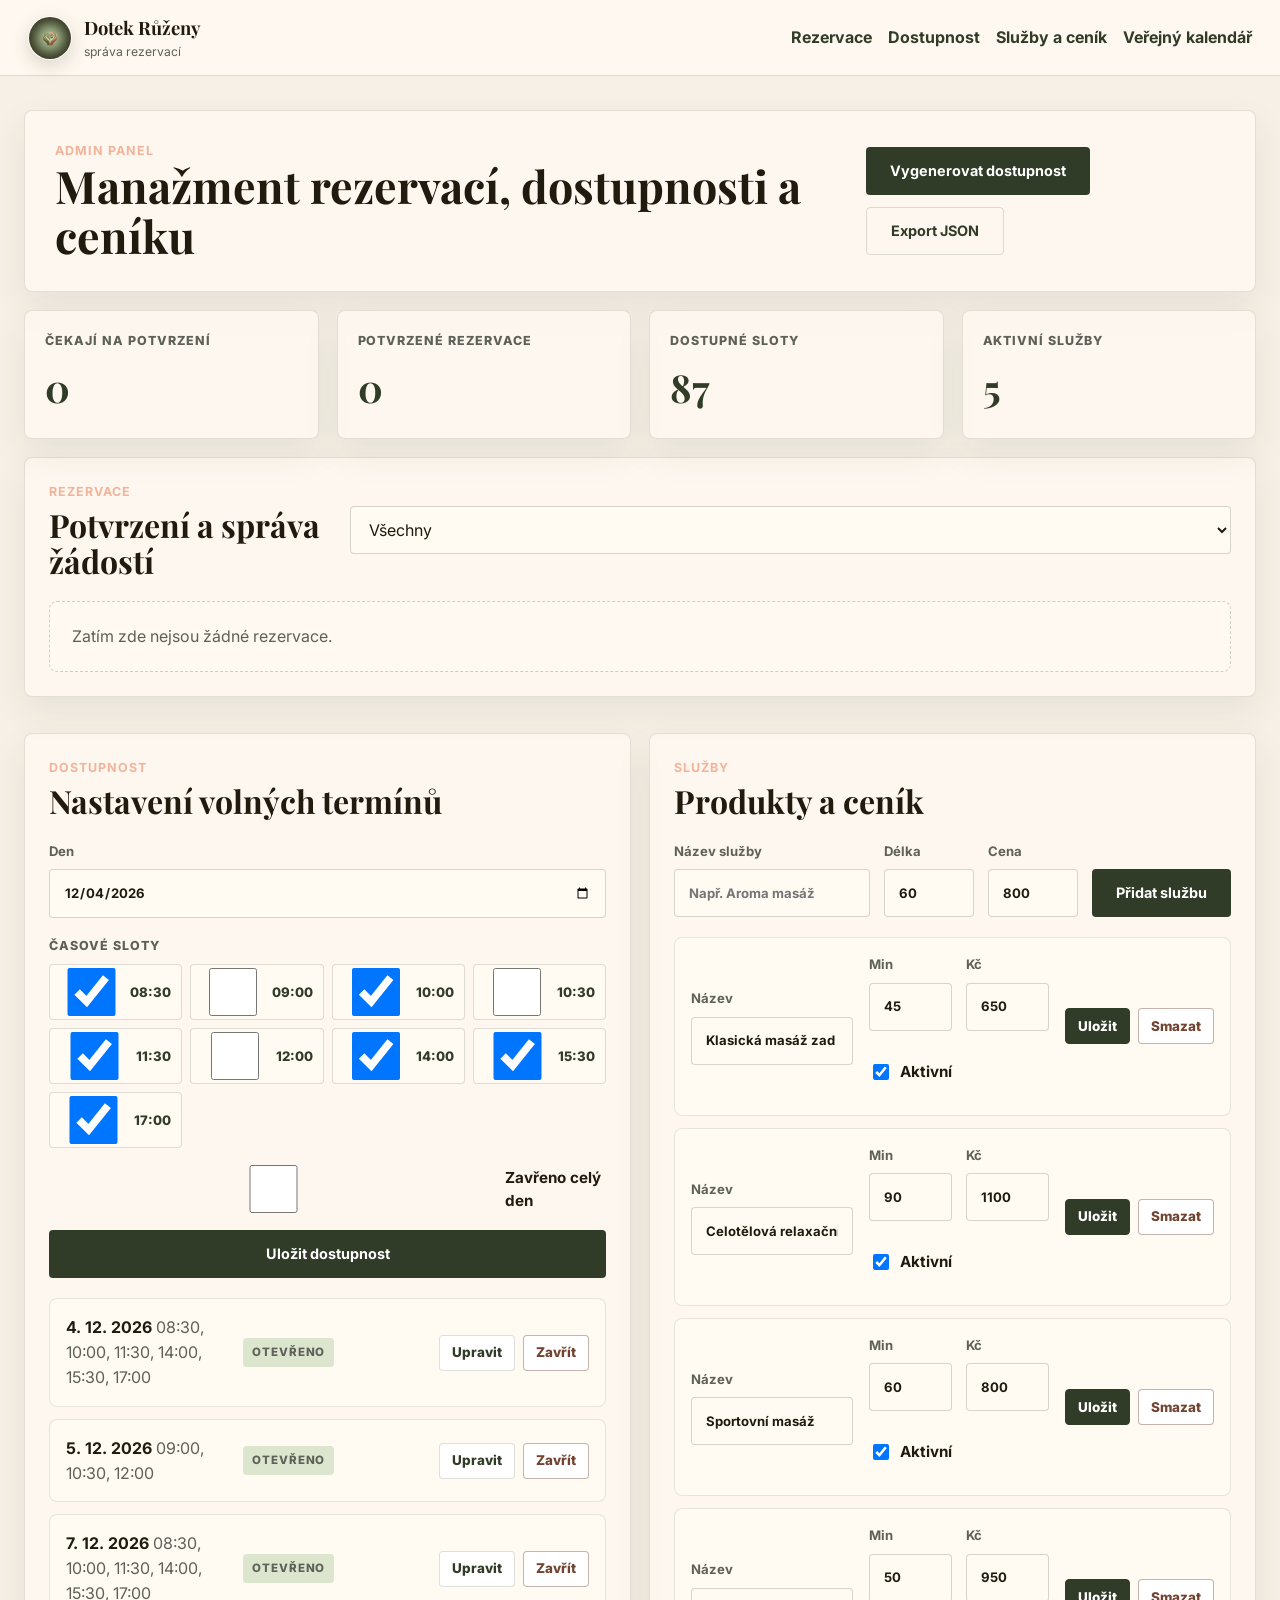
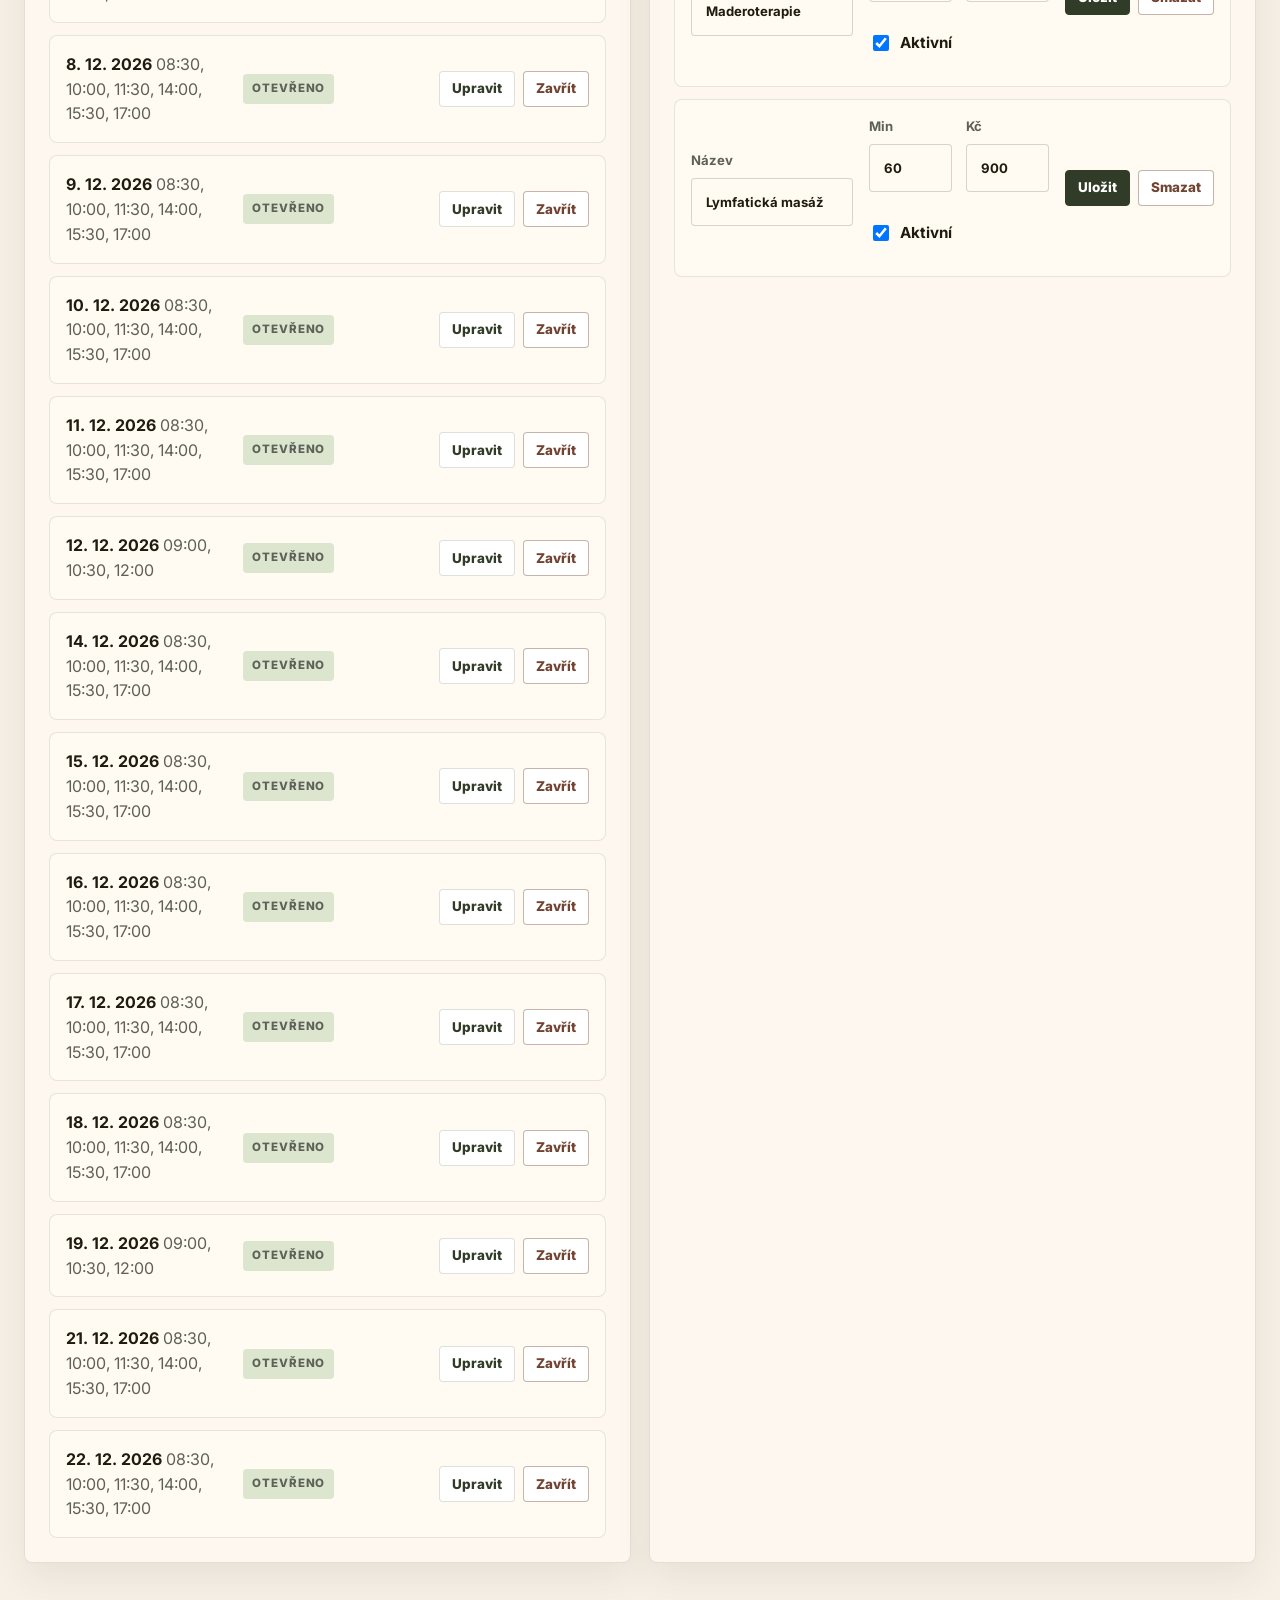
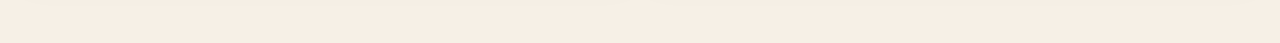
<file: admin.html>
<!doctype html>
<html lang="sk">
  <head>
    <meta charset="utf-8">
    <meta name="viewport" content="width=device-width, initial-scale=1">
    <title>Admin | Dotek Růženy</title>
    <link rel="preconnect" href="https://fonts.googleapis.com">
    <link rel="preconnect" href="https://fonts.gstatic.com" crossorigin>
    <link href="https://fonts.googleapis.com/css2?family=Inter:wght@400;500;600;700&family=Playfair+Display:wght@600;700&display=swap" rel="stylesheet">
    <link rel="stylesheet" href="styles.css">
    <link rel="stylesheet" href="admin.css">
  </head>
  <body class="admin-body">
    <header class="admin-header">
      <a class="brand" href="index.html" aria-label="Dotek Růženy">
        <img src="assets/logo-source.jpg" alt="" class="brand__mark">
        <span>
          <strong>Dotek Růženy</strong>
          <small>správa rezervací</small>
        </span>
      </a>
      <nav class="admin-nav" aria-label="Admin navigácia">
        <a href="#rezervace">Rezervace</a>
        <a href="#dostupnost">Dostupnost</a>
        <a href="#sluzby">Služby a ceník</a>
        <a href="index.html#objednat">Veřejný kalendář</a>
      </nav>
    </header>

    <main class="admin-shell">
      <section class="admin-hero">
        <div>
          <p class="eyebrow">Admin panel</p>
          <h1>Manažment rezervací, dostupnosti a ceníku</h1>
        </div>
        <div class="admin-actions">
          <button class="button button--primary" type="button" data-seed-month>Vygenerovat dostupnost</button>
          <button class="button button--outline" type="button" data-export>Export JSON</button>
        </div>
      </section>

      <section class="admin-stats" aria-label="Prehľad">
        <article>
          <span>Čekají na potvrzení</span>
          <strong data-stat-pending>0</strong>
        </article>
        <article>
          <span>Potvrzené rezervace</span>
          <strong data-stat-confirmed>0</strong>
        </article>
        <article>
          <span>Dostupné sloty</span>
          <strong data-stat-slots>0</strong>
        </article>
        <article>
          <span>Aktivní služby</span>
          <strong data-stat-services>0</strong>
        </article>
      </section>

      <section class="admin-section" id="rezervace">
        <div class="admin-section__head">
          <div>
            <p class="eyebrow">Rezervace</p>
            <h2>Potvrzení a správa žádostí</h2>
          </div>
          <select data-reservation-filter aria-label="Filter rezervací">
            <option value="all">Všechny</option>
            <option value="pending">Čekají</option>
            <option value="confirmed">Potvrzené</option>
            <option value="cancelled">Zrušené</option>
          </select>
        </div>
        <div class="reservation-list" data-reservations></div>
      </section>

      <section class="admin-grid">
        <article class="admin-card" id="dostupnost">
          <div class="admin-section__head">
            <div>
              <p class="eyebrow">Dostupnost</p>
              <h2>Nastavení volných termínů</h2>
            </div>
          </div>
          <form class="availability-form" data-availability-form>
            <label>
              Den
              <input type="date" name="date" required>
            </label>
            <div>
              <span class="field-label">Časové sloty</span>
              <div class="slot-editor" data-slot-editor></div>
            </div>
            <label class="inline-check">
              <input type="checkbox" name="closed">
              Zavřeno celý den
            </label>
            <button class="button button--primary" type="submit">Uložit dostupnost</button>
          </form>
          <div class="availability-list" data-availability-list></div>
        </article>

        <article class="admin-card" id="sluzby">
          <div class="admin-section__head">
            <div>
              <p class="eyebrow">Služby</p>
              <h2>Produkty a ceník</h2>
            </div>
          </div>
          <form class="service-form" data-service-form>
            <label>
              Název služby
              <input type="text" name="name" placeholder="Např. Aroma masáž" required>
            </label>
            <label>
              Délka
              <input type="number" name="duration" min="15" step="5" value="60" required>
            </label>
            <label>
              Cena
              <input type="number" name="price" min="0" step="50" value="800" required>
            </label>
            <button class="button button--primary" type="submit">Přidat službu</button>
          </form>
          <div class="service-list" data-services></div>
        </article>
      </section>
    </main>

    <script src="booking-data.js"></script>
    <script src="admin.js"></script>
  </body>
</html>
</file>
<file: styles.css>
:root {
  --cream: #fff8f1;
  --cream-2: #f8edd8;
  --sand: #ece1cd;
  --olive: #313c28;
  --olive-2: #48533e;
  --sage: #6f7c63;
  --clay: #714431;
  --clay-2: #f2b39b;
  --ink: #201b0f;
  --muted: #5d6158;
  --line: rgba(72, 83, 62, 0.18);
  --shadow: 0 18px 50px rgba(49, 60, 40, 0.12);
  --radius: 8px;
  --container: 1180px;
}

* {
  box-sizing: border-box;
}

html {
  scroll-behavior: smooth;
}

body {
  margin: 0;
  background: var(--cream);
  color: var(--ink);
  font-family: Inter, ui-sans-serif, system-ui, -apple-system, BlinkMacSystemFont, "Segoe UI", sans-serif;
  font-size: 16px;
  line-height: 1.55;
}

img {
  display: block;
  max-width: 100%;
}

a {
  color: inherit;
  text-decoration: none;
}

h1,
h2,
h3 {
  margin: 0;
  font-family: "Playfair Display", Georgia, serif;
  line-height: 1.12;
}

h1 {
  max-width: 780px;
  font-size: clamp(2.45rem, 6vw, 5.35rem);
}

h2 {
  font-size: clamp(2rem, 4vw, 3.4rem);
}

h3 {
  font-size: 1.35rem;
}

p {
  margin: 0;
}

.container {
  width: min(calc(100% - 48px), var(--container));
  margin-inline: auto;
}

.site-header {
  position: sticky;
  top: 0;
  z-index: 20;
  display: grid;
  grid-template-columns: 1fr auto 1fr;
  align-items: center;
  gap: 24px;
  padding: 14px 28px;
  background: rgba(255, 248, 241, 0.9);
  border-bottom: 1px solid var(--line);
  backdrop-filter: blur(16px);
}

.brand {
  display: inline-flex;
  align-items: center;
  gap: 12px;
  width: fit-content;
}

.brand__mark {
  width: 44px;
  height: 44px;
  border-radius: 50%;
  object-fit: cover;
  object-position: center;
  border: 1px solid rgba(255, 255, 255, 0.45);
  box-shadow: 0 6px 18px rgba(49, 60, 40, 0.18);
}

.brand strong,
.brand small {
  display: block;
}

.brand strong {
  font-family: "Playfair Display", Georgia, serif;
  font-size: 1.15rem;
}

.brand small {
  color: var(--muted);
  font-size: 0.76rem;
}

.nav {
  display: flex;
  gap: 28px;
  color: var(--olive);
  font-size: 0.92rem;
  font-weight: 600;
}

.nav a,
.header-cta {
  padding: 8px 0;
}

.header-cta {
  justify-self: end;
  color: var(--cream);
  background: var(--olive);
  border-radius: 4px;
  padding: 12px 18px;
  font-weight: 700;
  font-size: 0.9rem;
}

.section,
.booking-section {
  padding: 86px 0;
}

.section-soft {
  background: var(--cream-2);
}

.section-dark {
  background: var(--olive);
  color: var(--cream);
}

.hero {
  position: relative;
  overflow: hidden;
  min-height: 760px;
  padding: 112px 0 72px;
  background:
    linear-gradient(90deg, var(--olive) 0 74%, var(--sand) 74% 100%);
}

.hero .container {
  width: 100%;
  max-width: none;
  padding-inline: clamp(24px, 4vw, 72px);
}

.hero::before {
  position: absolute;
  top: -180px;
  right: -140px;
  width: 470px;
  height: 470px;
  background: var(--sand);
  content: "";
}

.hero__grid {
  position: relative;
  display: grid;
  grid-template-columns: minmax(0, 1.08fr) minmax(320px, 0.66fr);
  align-items: center;
  gap: 72px;
}

.hero__copy {
  display: grid;
  gap: 26px;
}

.eyebrow {
  color: var(--clay-2);
  font-size: 0.78rem;
  font-weight: 700;
  letter-spacing: 0.08em;
  text-transform: uppercase;
}

.hero__copy > p:not(.eyebrow) {
  max-width: 690px;
  color: rgba(255, 248, 241, 0.78);
  font-size: 1.08rem;
}

.hero__actions {
  display: flex;
  flex-wrap: wrap;
  gap: 16px;
}

.button {
  display: inline-flex;
  align-items: center;
  justify-content: center;
  min-height: 48px;
  border: 0;
  border-radius: 4px;
  padding: 0 24px;
  font: inherit;
  font-size: 0.9rem;
  font-weight: 700;
  cursor: pointer;
  transition: transform 160ms ease, background 160ms ease, border-color 160ms ease;
}

.button:hover {
  transform: translateY(-1px);
}

.button--primary,
.button--compact,
.button--submit {
  background: var(--olive);
  color: white;
}

.button--ghost {
  gap: 10px;
  color: var(--cream);
  border: 1px solid rgba(255, 248, 241, 0.28);
  background: rgba(255, 248, 241, 0.04);
}

.button--outline {
  border: 1px solid var(--line);
  background: transparent;
  color: var(--olive);
}

.button--compact {
  width: 100%;
  min-height: 40px;
  margin-top: 18px;
}

.button--submit {
  width: 100%;
}

.button__icon {
  color: var(--clay-2);
  font-weight: 700;
}

.hero__meta {
  display: grid;
  grid-template-columns: repeat(3, minmax(0, 1fr));
  gap: 18px;
  margin: 24px 0 0;
  padding: 0;
  color: rgba(255, 248, 241, 0.72);
}

.hero__meta div {
  border-top: 1px solid rgba(255, 248, 241, 0.15);
  padding-top: 14px;
}

.hero__meta dt {
  color: var(--clay-2);
  font-size: 0.72rem;
  font-weight: 700;
  letter-spacing: 0.08em;
  text-transform: uppercase;
}

.hero__meta dd {
  margin: 4px 0 0;
  font-size: 0.9rem;
}

.hero__visual {
  position: relative;
  isolation: isolate;
  max-width: 520px;
  justify-self: center;
}

.hero__visual img,
.quote-image img,
.about-grid img {
  width: 100%;
  border-radius: var(--radius);
  object-fit: cover;
  box-shadow: var(--shadow);
}

.hero__visual img {
  aspect-ratio: 0.92;
  min-height: 0;
  max-height: 500px;
}

.hero__texture {
  position: absolute;
  inset: 34px 28px -28px -28px;
  z-index: -1;
  border-radius: var(--radius);
  background:
    radial-gradient(circle at 1px 1px, rgba(255, 248, 241, 0.38) 1px, transparent 0) 0 0 / 8px 8px,
    rgba(255, 248, 241, 0.08);
}

.section-heading {
  display: grid;
  gap: 10px;
  margin-bottom: 42px;
}

.section-heading--center {
  max-width: 720px;
  margin-inline: auto;
  text-align: center;
}

.section-heading p {
  color: var(--muted);
}

.section-dark .section-heading p {
  color: rgba(255, 248, 241, 0.62);
}

.help-grid {
  display: grid;
  grid-template-columns: repeat(3, 1fr);
  gap: 18px;
}

.help-card,
.service-card,
blockquote,
.booking-form {
  border: 1px solid rgba(72, 83, 62, 0.12);
  border-radius: var(--radius);
  background: rgba(255, 255, 255, 0.62);
}

.help-card {
  padding: 24px;
}

.icon {
  display: inline-grid;
  width: 32px;
  height: 32px;
  place-items: center;
  margin-bottom: 12px;
  color: var(--clay);
  font-weight: 700;
}

.help-card h3,
.service-card h3 {
  margin-bottom: 8px;
  font-size: 1.18rem;
}

.help-card p,
.service-card p,
.trust-copy li,
blockquote p,
.about-grid p,
.booking-copy p,
.form-note,
.faq-list p {
  color: var(--muted);
}

.service-grid {
  display: grid;
  grid-template-columns: repeat(3, 1fr);
  gap: 28px;
}

.service-card {
  overflow: hidden;
  background: #fffaf2;
  box-shadow: 0 10px 32px rgba(49, 60, 40, 0.08);
}

.service-card__image {
  position: relative;
  aspect-ratio: 1.42;
  overflow: hidden;
}

.service-card__image img {
  width: 100%;
  height: 100%;
  object-fit: cover;
}

.service-card__image span {
  position: absolute;
  top: 12px;
  right: 12px;
  border-radius: 4px;
  padding: 6px 9px;
  background: var(--clay);
  color: white;
  font-size: 0.7rem;
  font-weight: 700;
  letter-spacing: 0.06em;
  text-transform: uppercase;
}

.service-card__body {
  padding: 24px;
}

.service-card__foot {
  display: flex;
  justify-content: space-between;
  gap: 12px;
  margin-top: 22px;
  color: var(--olive);
  font-size: 0.94rem;
}

.trust-grid,
.about-grid,
.location-grid,
.booking-grid {
  display: grid;
  grid-template-columns: 0.92fr 1fr;
  align-items: center;
  gap: 72px;
}

.quote-image img {
  aspect-ratio: 0.9;
}

.trust-copy {
  display: grid;
  gap: 28px;
}

.check-list {
  display: grid;
  gap: 18px;
  margin: 0;
  padding: 0;
  list-style: none;
}

.check-list li {
  position: relative;
  padding-left: 44px;
}

.check-list li::before {
  position: absolute;
  left: 0;
  top: 2px;
  display: grid;
  width: 28px;
  height: 28px;
  place-items: center;
  border-radius: 4px;
  background: var(--olive);
  color: white;
  content: "✓";
}

.check-list strong {
  display: block;
  color: var(--ink);
}

.pricing-table {
  overflow: hidden;
  border-radius: var(--radius);
  background: var(--cream);
  color: var(--ink);
}

.pricing-row {
  display: grid;
  grid-template-columns: 1.4fr 0.8fr 0.6fr;
  gap: 18px;
  padding: 22px 28px;
  border-bottom: 1px solid var(--sand);
}

.pricing-row:last-child {
  border-bottom: 0;
}

.pricing-row--head {
  color: var(--muted);
  font-size: 0.78rem;
  font-weight: 700;
  letter-spacing: 0.08em;
  text-transform: uppercase;
}

.pricing-note {
  margin-top: 18px;
  color: rgba(255, 248, 241, 0.56);
  text-align: center;
  font-size: 0.9rem;
}

.review-grid {
  display: grid;
  grid-template-columns: repeat(3, 1fr);
  gap: 22px;
}

blockquote {
  margin: 0;
  padding: 26px;
}

blockquote span {
  display: block;
  margin-bottom: 14px;
  color: var(--clay);
  letter-spacing: 0.08em;
}

blockquote cite {
  display: block;
  margin-top: 18px;
  color: var(--olive);
  font-style: normal;
  font-weight: 700;
}

.about-section h2 {
  color: var(--clay-2);
}

.about-grid {
  grid-template-columns: 1fr 0.92fr;
}

.about-grid div {
  display: grid;
  gap: 22px;
}

.about-grid p {
  color: rgba(255, 248, 241, 0.72);
}

.about-grid img {
  aspect-ratio: 1;
}

.location-grid {
  grid-template-columns: 0.8fr 1fr;
}

address {
  display: grid;
  gap: 18px;
  margin: 24px 0 28px;
  color: var(--muted);
  font-style: normal;
}

address a {
  color: var(--olive);
  font-weight: 700;
}

.location-actions {
  display: flex;
  flex-wrap: wrap;
  gap: 12px;
}

.map-card {
  display: grid;
  min-height: 330px;
  place-items: center;
  border-radius: var(--radius);
  background:
    radial-gradient(circle at 50% 48%, rgba(255, 248, 241, 0.28), transparent 16%),
    radial-gradient(circle at 78% 20%, rgba(242, 179, 155, 0.26), transparent 18%),
    linear-gradient(135deg, rgba(72, 83, 62, 0.82), rgba(113, 68, 49, 0.78));
  color: var(--cream);
  box-shadow: var(--shadow);
}

.map-card span {
  display: grid;
  width: 42px;
  height: 42px;
  place-items: center;
  border-radius: 50%;
  background: var(--clay);
  font-size: 1.2rem;
}

.faq-section {
  padding-bottom: 96px;
}

.faq-list {
  display: grid;
  gap: 14px;
}

details {
  border-radius: var(--radius);
  background: var(--cream);
  color: var(--ink);
}

summary {
  display: flex;
  align-items: center;
  justify-content: space-between;
  min-height: 62px;
  padding: 0 22px;
  font-weight: 700;
  cursor: pointer;
}

summary::-webkit-details-marker {
  display: none;
}

summary::after {
  color: var(--olive);
  content: "+";
  font-size: 1.2rem;
}

details[open] summary::after {
  content: "−";
}

details p {
  padding: 0 22px 22px;
}

.booking-section {
  background: var(--olive-2);
  color: var(--cream);
}

.booking-grid {
  grid-template-columns: 1fr 0.86fr;
}

.booking-copy {
  display: grid;
  gap: 22px;
}

.booking-copy h2 {
  max-width: 560px;
}

.booking-copy p,
.booking-copy a {
  max-width: 600px;
  color: rgba(255, 248, 241, 0.74);
}

.booking-copy a {
  font-weight: 700;
}

.booking-calendar {
  display: grid;
  gap: 16px;
  margin-top: 18px;
  border: 1px solid rgba(255, 248, 241, 0.16);
  border-radius: var(--radius);
  padding: 24px;
  background: rgba(255, 248, 241, 0.08);
  box-shadow: 0 18px 44px rgba(0, 0, 0, 0.12);
}

.calendar-toolbar,
.calendar-monthbar {
  display: flex;
  align-items: center;
  justify-content: space-between;
  gap: 16px;
}

.calendar-toolbar h3 {
  margin-top: 6px;
  color: var(--cream);
}

.calendar-service {
  width: min(100%, 260px);
  min-height: 44px;
  border-color: rgba(255, 248, 241, 0.2);
  background: rgba(255, 248, 241, 0.12);
  color: var(--cream);
}

.calendar-service option {
  color: var(--ink);
}

.calendar-monthbar {
  border-top: 1px solid rgba(255, 248, 241, 0.14);
  padding-top: 16px;
}

.calendar-monthbar strong {
  font-family: "Playfair Display", Georgia, serif;
  font-size: 1.35rem;
}

.calendar-nav {
  display: grid;
  width: 38px;
  height: 38px;
  place-items: center;
  border: 1px solid rgba(255, 248, 241, 0.22);
  border-radius: 4px;
  background: rgba(255, 248, 241, 0.08);
  color: var(--cream);
  cursor: pointer;
  font: inherit;
  font-size: 1.35rem;
}

.calendar-weekdays,
.calendar-grid {
  display: grid;
  grid-template-columns: repeat(7, minmax(0, 1fr));
  gap: 8px;
}

.calendar-weekdays {
  color: rgba(255, 248, 241, 0.58);
  font-size: 0.72rem;
  font-weight: 800;
  letter-spacing: 0.08em;
  text-align: center;
  text-transform: uppercase;
}

.calendar-day {
  display: grid;
  min-height: 48px;
  place-items: center;
  border: 1px solid rgba(255, 248, 241, 0.12);
  border-radius: 4px;
  background: rgba(255, 248, 241, 0.08);
  color: rgba(255, 248, 241, 0.92);
  cursor: pointer;
  font: inherit;
  font-weight: 800;
}

.calendar-day:hover {
  border-color: rgba(242, 179, 155, 0.58);
}

.calendar-day.is-muted {
  opacity: 0.22;
}

.calendar-day.is-closed {
  color: rgba(255, 248, 241, 0.34);
  cursor: not-allowed;
}

.calendar-day.is-available::after {
  width: 5px;
  height: 5px;
  margin-top: -8px;
  border-radius: 50%;
  background: var(--clay-2);
  content: "";
}

.calendar-day.is-selected {
  background: var(--cream);
  color: var(--olive);
}

.time-slots {
  display: grid;
  grid-template-columns: repeat(4, minmax(0, 1fr));
  gap: 10px;
}

.time-slot {
  min-height: 42px;
  border: 1px solid rgba(255, 248, 241, 0.16);
  border-radius: 4px;
  background: rgba(255, 248, 241, 0.1);
  color: var(--cream);
  cursor: pointer;
  font: inherit;
  font-weight: 800;
}

.time-slot:hover {
  border-color: var(--clay-2);
}

.time-slot.is-selected {
  background: var(--clay-2);
  color: var(--ink);
}

.time-slot:disabled {
  color: rgba(255, 248, 241, 0.34);
  cursor: not-allowed;
}

.calendar-selection {
  border-radius: 4px;
  padding: 12px 14px;
  background: rgba(255, 248, 241, 0.12);
  color: rgba(255, 248, 241, 0.78);
  font-weight: 700;
}

.booking-form {
  display: grid;
  gap: 18px;
  padding: 30px;
  background: var(--cream);
  color: var(--ink);
  box-shadow: 0 24px 70px rgba(0, 0, 0, 0.18);
}

.form-row {
  display: grid;
  grid-template-columns: 1fr 1fr;
  gap: 14px;
}

label {
  display: grid;
  gap: 8px;
  color: var(--muted);
  font-size: 0.82rem;
  font-weight: 700;
}

input,
select,
textarea {
  width: 100%;
  border: 1px solid rgba(72, 83, 62, 0.22);
  border-radius: 4px;
  background: #fffaf2;
  color: var(--ink);
  font: inherit;
  min-height: 48px;
  padding: 12px 14px;
}

textarea {
  resize: vertical;
}

input:focus,
select:focus,
textarea:focus {
  border-color: var(--olive);
  outline: 2px solid rgba(72, 83, 62, 0.14);
}

.form-note {
  text-align: center;
  font-size: 0.74rem;
}

.site-footer {
  border-top: 1px solid var(--line);
  background: var(--cream);
  color: var(--muted);
}

.site-footer .container {
  display: flex;
  align-items: center;
  justify-content: space-between;
  gap: 16px;
  padding-block: 22px;
  font-size: 0.9rem;
}

.site-footer a {
  color: var(--olive);
  font-weight: 800;
}

@media (max-width: 920px) {
  .site-header {
    grid-template-columns: 1fr auto;
  }

  .nav {
    display: none;
  }

  .hero {
    min-height: auto;
    padding-top: 80px;
    background: var(--olive);
  }

  .hero .container {
    padding-inline: 24px;
  }

  .hero::before {
    display: none;
  }

  .hero__grid,
  .trust-grid,
  .about-grid,
  .location-grid,
  .booking-grid {
    grid-template-columns: 1fr;
    gap: 42px;
  }

  .hero__visual {
    width: min(100%, 440px);
    max-width: 440px;
    justify-self: start;
  }

  .hero__visual img {
    aspect-ratio: 1.25;
    max-height: none;
  }

  .hero__texture {
    inset: 22px 18px -18px -18px;
  }

  .help-grid,
  .service-grid,
  .review-grid {
    grid-template-columns: 1fr 1fr;
  }
}

@media (max-width: 640px) {
  .container {
    width: min(calc(100% - 32px), var(--container));
  }

  .site-header {
    padding: 12px 16px;
  }

  .brand small {
    display: none;
  }

  .header-cta {
    padding-inline: 14px;
  }

  .section,
  .booking-section {
    padding: 58px 0;
  }

  .hero {
    padding: 52px 0 54px;
  }

  .hero .container {
    padding-inline: 16px;
  }

  .hero__grid {
    gap: 32px;
  }

  .hero h1 {
    font-size: 2.58rem;
    line-height: 1.08;
  }

  .hero__copy {
    gap: 22px;
  }

  .hero__actions,
  .location-actions {
    flex-direction: column;
  }

  .hero__meta,
  .help-grid,
  .service-grid,
  .review-grid,
  .form-row {
    grid-template-columns: 1fr;
  }

  .hero__visual img {
    aspect-ratio: 1.3;
    height: auto;
    min-height: 0;
    max-height: none;
  }

  .hero__texture {
    inset: 16px 12px -12px -12px;
  }

  .pricing-row {
    grid-template-columns: 1fr;
    gap: 6px;
  }

  .booking-form {
    padding: 22px;
  }

  .calendar-toolbar,
  .calendar-monthbar {
    align-items: stretch;
  }

  .calendar-toolbar {
    flex-direction: column;
  }

  .calendar-service {
    width: 100%;
  }

  .calendar-grid,
  .calendar-weekdays {
    gap: 6px;
  }

  .calendar-day {
    min-height: 42px;
  }

  .time-slots {
    grid-template-columns: repeat(2, minmax(0, 1fr));
  }
}
</file>
<file: admin.css>
.admin-body {
  background: #f6f0e6;
}

.admin-header {
  position: sticky;
  top: 0;
  z-index: 10;
  display: flex;
  align-items: center;
  justify-content: space-between;
  gap: 24px;
  padding: 14px 28px;
  border-bottom: 1px solid var(--line);
  background: rgba(255, 248, 241, 0.94);
  backdrop-filter: blur(16px);
}

.admin-nav {
  display: flex;
  flex-wrap: wrap;
  gap: 16px;
  color: var(--olive);
  font-weight: 700;
}

.admin-shell {
  width: min(calc(100% - 48px), 1380px);
  margin: 0 auto;
  padding: 34px 0 80px;
}

.admin-hero,
.admin-section,
.admin-card,
.admin-stats article {
  border: 1px solid rgba(72, 83, 62, 0.14);
  border-radius: var(--radius);
  background: rgba(255, 248, 241, 0.82);
  box-shadow: 0 14px 36px rgba(49, 60, 40, 0.08);
}

.admin-hero {
  display: flex;
  align-items: center;
  justify-content: space-between;
  gap: 24px;
  padding: 30px;
}

.admin-hero h1 {
  max-width: 820px;
  font-size: 2.8rem;
}

.admin-actions {
  display: flex;
  flex-wrap: wrap;
  gap: 12px;
}

.admin-stats,
.admin-grid {
  display: grid;
  grid-template-columns: repeat(4, 1fr);
  gap: 18px;
  margin-top: 18px;
}

.admin-stats article {
  display: grid;
  gap: 8px;
  padding: 20px;
}

.admin-stats span,
.field-label {
  color: var(--muted);
  font-size: 0.78rem;
  font-weight: 800;
  letter-spacing: 0.08em;
  text-transform: uppercase;
}

.admin-stats strong {
  color: var(--olive);
  font-family: "Playfair Display", Georgia, serif;
  font-size: 2.4rem;
}

.admin-section,
.admin-card {
  margin-top: 18px;
  padding: 24px;
}

.admin-section__head {
  display: flex;
  align-items: center;
  justify-content: space-between;
  gap: 18px;
  margin-bottom: 22px;
}

.admin-section__head h2 {
  margin-top: 6px;
  font-size: 2rem;
}

.admin-grid {
  grid-template-columns: 1fr 1fr;
}

.reservation-list,
.availability-list,
.service-list {
  display: grid;
  gap: 12px;
}

.reservation-item,
.availability-item,
.service-item {
  display: grid;
  grid-template-columns: minmax(0, 1.2fr) minmax(180px, 0.65fr) auto;
  align-items: center;
  gap: 16px;
  border: 1px solid rgba(72, 83, 62, 0.13);
  border-radius: var(--radius);
  padding: 16px;
  background: #fffaf2;
}

.reservation-main,
.service-main {
  display: grid;
  gap: 6px;
}

.reservation-main strong,
.service-main strong,
.availability-item strong {
  color: var(--ink);
}

.reservation-main span,
.service-main span,
.availability-item span {
  color: var(--muted);
}

.status {
  width: fit-content;
  border-radius: 4px;
  padding: 6px 9px;
  font-size: 0.72rem;
  font-weight: 800;
  letter-spacing: 0.08em;
  text-transform: uppercase;
}

.status--pending {
  background: #ffdbcd;
  color: #673c29;
}

.status--confirmed {
  background: #dce6ce;
  color: #263026;
}

.status--cancelled {
  background: #ece1cd;
  color: #5d6158;
}

.row-actions {
  display: flex;
  flex-wrap: wrap;
  justify-content: flex-end;
  gap: 8px;
}

.small-button {
  min-height: 36px;
  border: 1px solid var(--line);
  border-radius: 4px;
  background: white;
  color: var(--olive);
  cursor: pointer;
  font: inherit;
  font-size: 0.84rem;
  font-weight: 800;
  padding: 0 12px;
}

.small-button--primary {
  border-color: var(--olive);
  background: var(--olive);
  color: white;
}

.small-button--danger {
  border-color: rgba(113, 68, 49, 0.4);
  color: var(--clay);
}

.availability-form,
.service-form {
  display: grid;
  gap: 14px;
  margin-bottom: 20px;
}

.service-form {
  grid-template-columns: 1.3fr 0.6fr 0.6fr auto;
  align-items: end;
}

.slot-editor {
  display: grid;
  grid-template-columns: repeat(4, minmax(0, 1fr));
  gap: 8px;
  margin-top: 8px;
}

.slot-pill,
.inline-check {
  display: flex;
  align-items: center;
  gap: 8px;
}

.slot-pill {
  min-height: 38px;
  border: 1px solid var(--line);
  border-radius: 4px;
  padding: 0 10px;
  background: #fffaf2;
  color: var(--olive);
  font-weight: 800;
}

.inline-check {
  color: var(--ink);
  font-size: 0.95rem;
}

.empty-state {
  border: 1px dashed rgba(72, 83, 62, 0.26);
  border-radius: var(--radius);
  padding: 22px;
  color: var(--muted);
  background: rgba(255, 250, 242, 0.66);
}

@media (max-width: 980px) {
  .admin-header,
  .admin-hero,
  .admin-section__head {
    align-items: flex-start;
    flex-direction: column;
  }

  .admin-stats,
  .admin-grid,
  .service-form {
    grid-template-columns: 1fr;
  }

  .reservation-item,
  .availability-item,
  .service-item {
    grid-template-columns: 1fr;
  }

  .row-actions {
    justify-content: flex-start;
  }
}

@media (max-width: 640px) {
  .admin-shell {
    width: min(calc(100% - 32px), 1380px);
  }

  .admin-hero h1 {
    font-size: 2.2rem;
  }

  .slot-editor {
    grid-template-columns: repeat(2, minmax(0, 1fr));
  }
}
</file>
